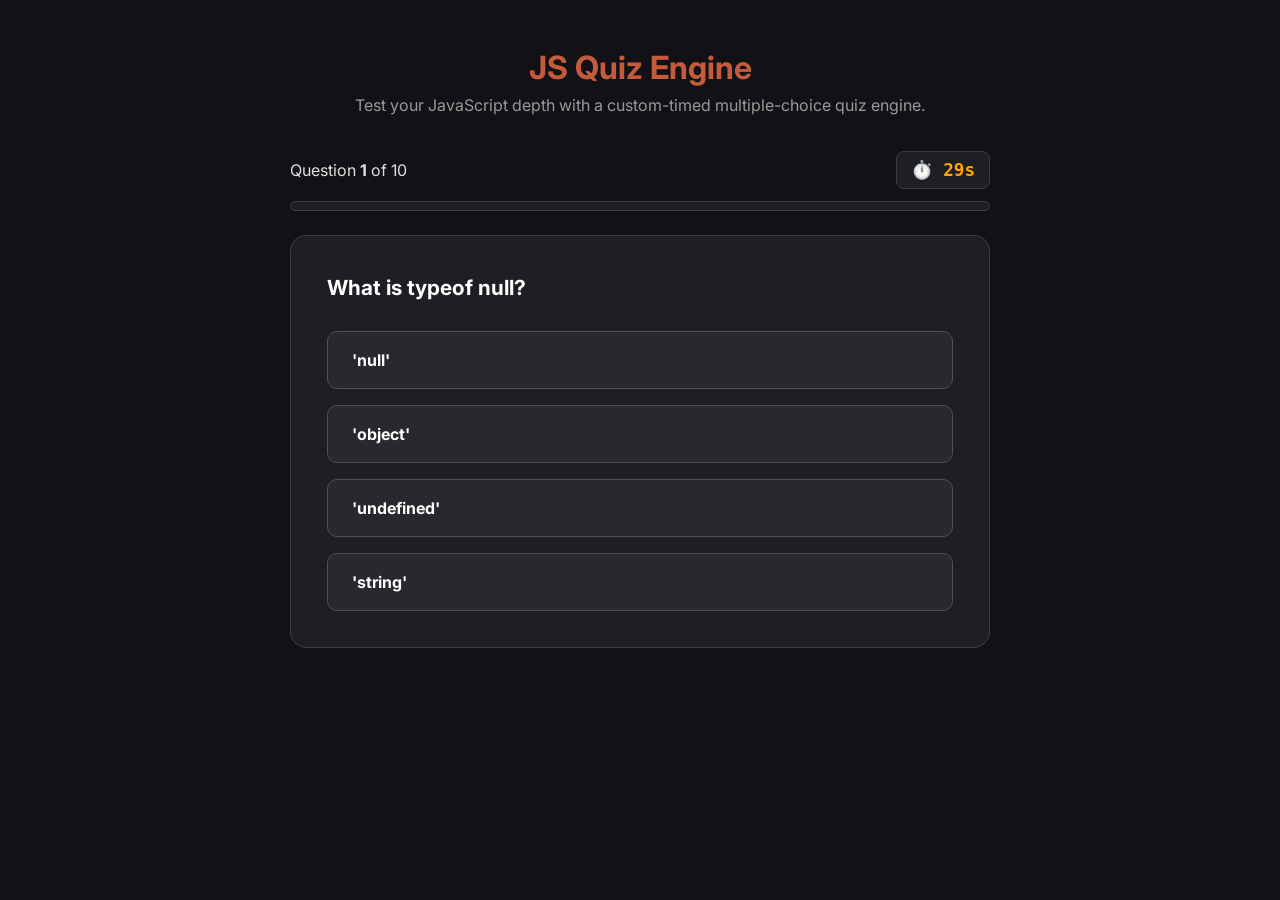
<file: index.html>
<!DOCTYPE html>
<html lang="en">
<head>
    <meta charset="UTF-8">
    <meta name="viewport" content="width=device-width, initial-scale=1.0">
    <title>JS Quiz Engine</title>
    <link href="https://fonts.googleapis.com/css2?family=Inter:wght@400;600;700&display=swap" rel="stylesheet">
    <link rel="stylesheet" href="style.css">
</head>
<body>

    <!-- Quiz Container -->
    <div class="quiz-container" id="quiz-container">
        <div class="view-header">
            <h2 class="view-title">JS Quiz Engine</h2>
            <p class="view-desc">Test your JavaScript depth with a custom-timed multiple-choice quiz engine.</p>
        </div>

        <div id="quiz-workspace"></div>
    </div>

    <!-- JavaScript -->
    <script src="script.js"></script>

</body>
</html>
</file>
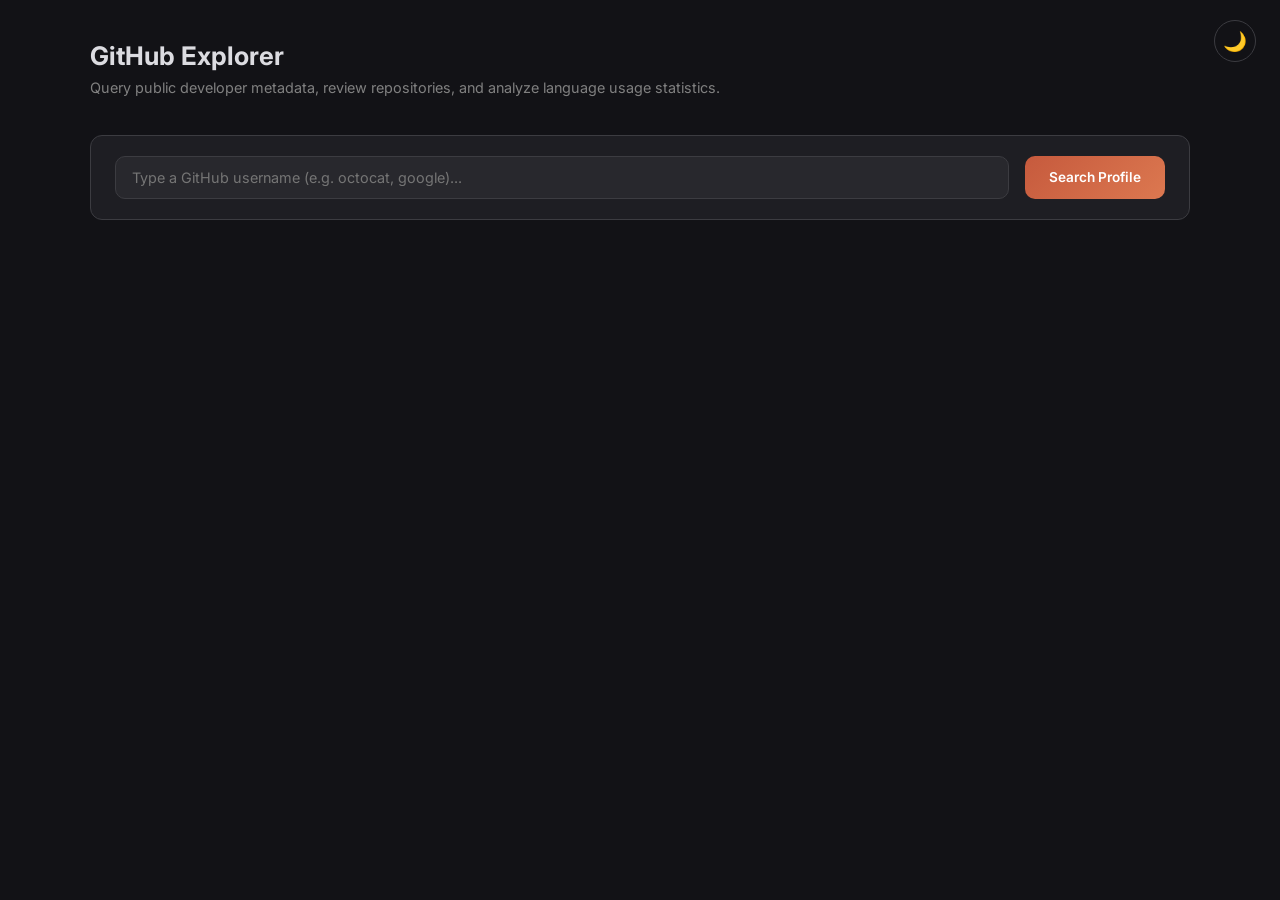
<file: github-explorer/index.html>
<!DOCTYPE html>
<html lang="en">
<head>
  <meta charset="UTF-8">
  <meta name="viewport" content="width=device-width, initial-scale=1.0">
  <meta name="description" content="GitHub Explorer - Query public developer metadata, review repositories, and analyze language usage statistics.">
  <title>GitHub Explorer</title>
  <link rel="preconnect" href="https://fonts.googleapis.com">
  <link rel="preconnect" href="https://fonts.gstatic.com" crossorigin>
  <link href="https://fonts.googleapis.com/css2?family=Inter:wght@400;600;700&display=swap" rel="stylesheet">
  <link rel="stylesheet" href="styles.css">
</head>
<body class="dark">

  <!-- Theme Toggle -->
  <button class="theme-toggle" id="theme-toggle" title="Toggle theme">🌙</button>

  <div class="page-wrapper">
    <div class="github-container" id="github-section">
      <div class="view-header">
        <h1 class="view-title">GitHub Explorer</h1>
        <p class="view-desc">Query public developer metadata, review repositories, and analyze language usage statistics.</p>
      </div>

      <div class="github-search-card card">
        <input type="text" id="git-search-input" class="form-input" placeholder="Type a GitHub username (e.g. octocat, google)...">
        <button id="git-search-btn" class="btn btn-primary">Search Profile</button>
      </div>

      <div id="git-status-banner"></div>
      <div id="git-workspace-area"></div>
    </div>
  </div>

</body>
</html>
</file>
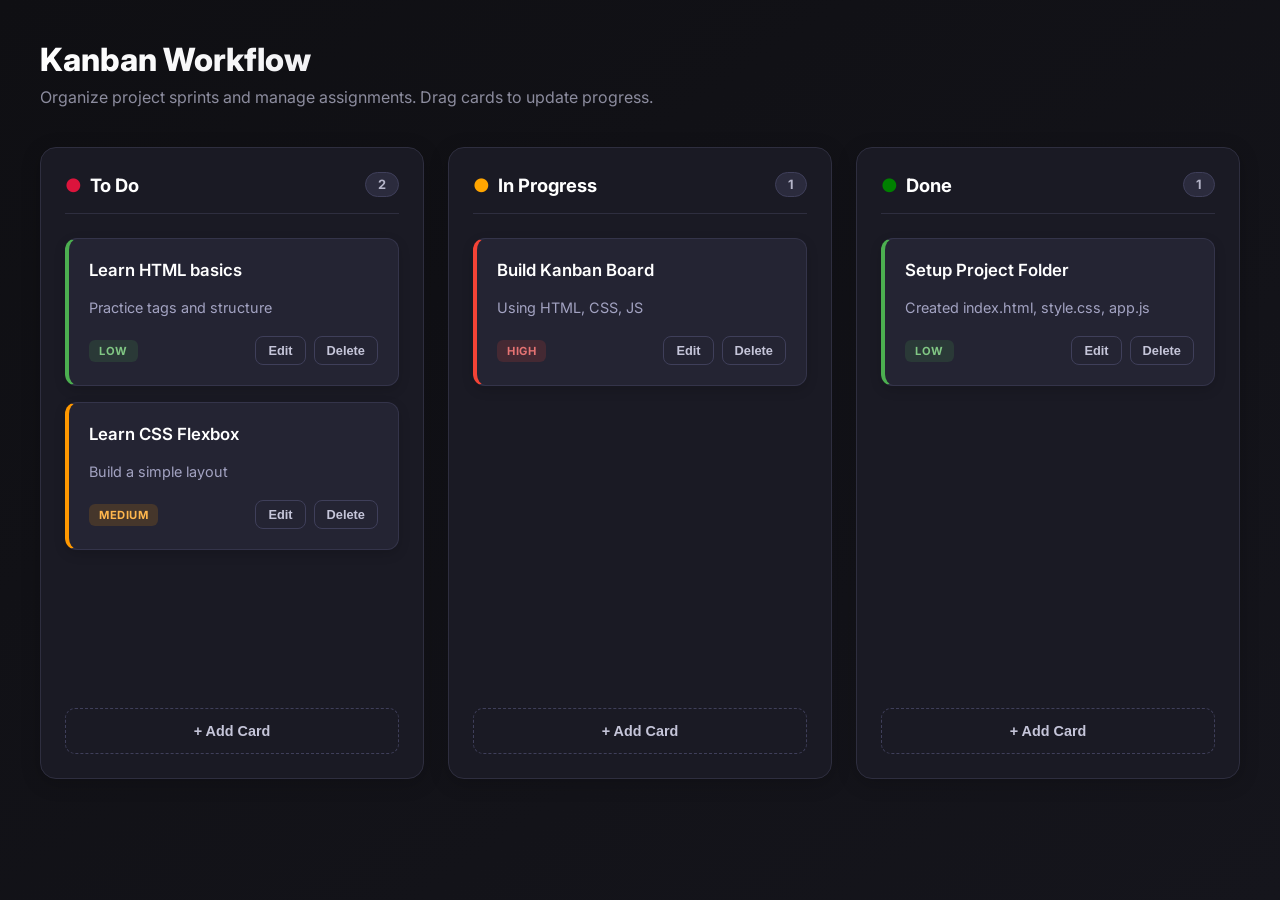
<file: kanban/index.html>
<!DOCTYPE html>
<html lang="en">
<head>
  <meta charset="UTF-8">
  <meta name="viewport" content="width=device-width, initial-scale=1.0">
  <title>Kanban Board</title>
  <link href="https://fonts.googleapis.com/css2?family=Inter:wght@400;500;600;700;800&display=swap" rel="stylesheet">
  <link rel="stylesheet" href="style.css">
</head>
<body>
  <div class="kanban-container">
    <div class="view-header">
      <h2 class="view-title">Kanban Workflow</h2>
      <p class="view-desc">Organize project sprints and manage assignments. Drag cards to update progress.</p>
    </div>

    <div class="kanban-board">
      <div class="kanban-column" data-column="todo" id="col-todo">
        <div class="kanban-column-header">
          <span class="kanban-column-title">
            <span style="color: crimson;">●</span> To Do
          </span>
          <span class="kanban-column-count" id="count-todo">0</span>
        </div>
        <div class="cards-list" id="cards-todo"></div>
        <button class="add-btn" data-column="todo">+ Add Card</button>
      </div>

      <div class="kanban-column" data-column="inProgress" id="col-inProgress">
        <div class="kanban-column-header">
          <span class="kanban-column-title">
            <span style="color: orange;">●</span> In Progress
          </span>
          <span class="kanban-column-count" id="count-inProgress">0</span>
        </div>
        <div class="cards-list" id="cards-inProgress"></div>
        <button class="add-btn" data-column="inProgress">+ Add Card</button>
      </div>

      <div class="kanban-column" data-column="done" id="col-done">
        <div class="kanban-column-header">
          <span class="kanban-column-title">
            <span style="color: green;">●</span> Done
          </span>
          <span class="kanban-column-count" id="count-done">0</span>
        </div>
        <div class="cards-list" id="cards-done"></div>
        <button class="add-btn" data-column="done">+ Add Card</button>
      </div>
    </div>
  </div>

  <!-- Modal Overlay -->
  <div id="modalOverlay" class="modal-overlay">
    <div class="modal">
      <h3 id="modalTitle" class="modal-title">Add Card</h3>
      
      <div class="form-group">
        <label for="cardTitleInput" class="form-label">Title</label>
        <input type="text" id="cardTitleInput" class="form-input" placeholder="Enter task title...">
      </div>
      
      <div class="form-group">
        <label for="cardDescInput" class="form-label">Description</label>
        <textarea id="cardDescInput" class="form-textarea" placeholder="Enter task description..." rows="3"></textarea>
      </div>
      
      <div class="form-group">
        <label for="cardPriorityInput" class="form-label">Priority</label>
        <select id="cardPriorityInput" class="form-select">
          <option value="low">Low</option>
          <option value="medium">Medium</option>
          <option value="high">High</option>
        </select>
      </div>
      
      <div id="errorText" class="error-text"></div>
      
      <div class="modal-actions">
        <button id="cancelCardBtn" class="btn btn-secondary">Cancel</button>
        <button id="saveCardBtn" class="btn btn-primary">Save</button>
      </div>
    </div>
  </div>

  <script src="app.js"></script>
</body>
</html>
</file>
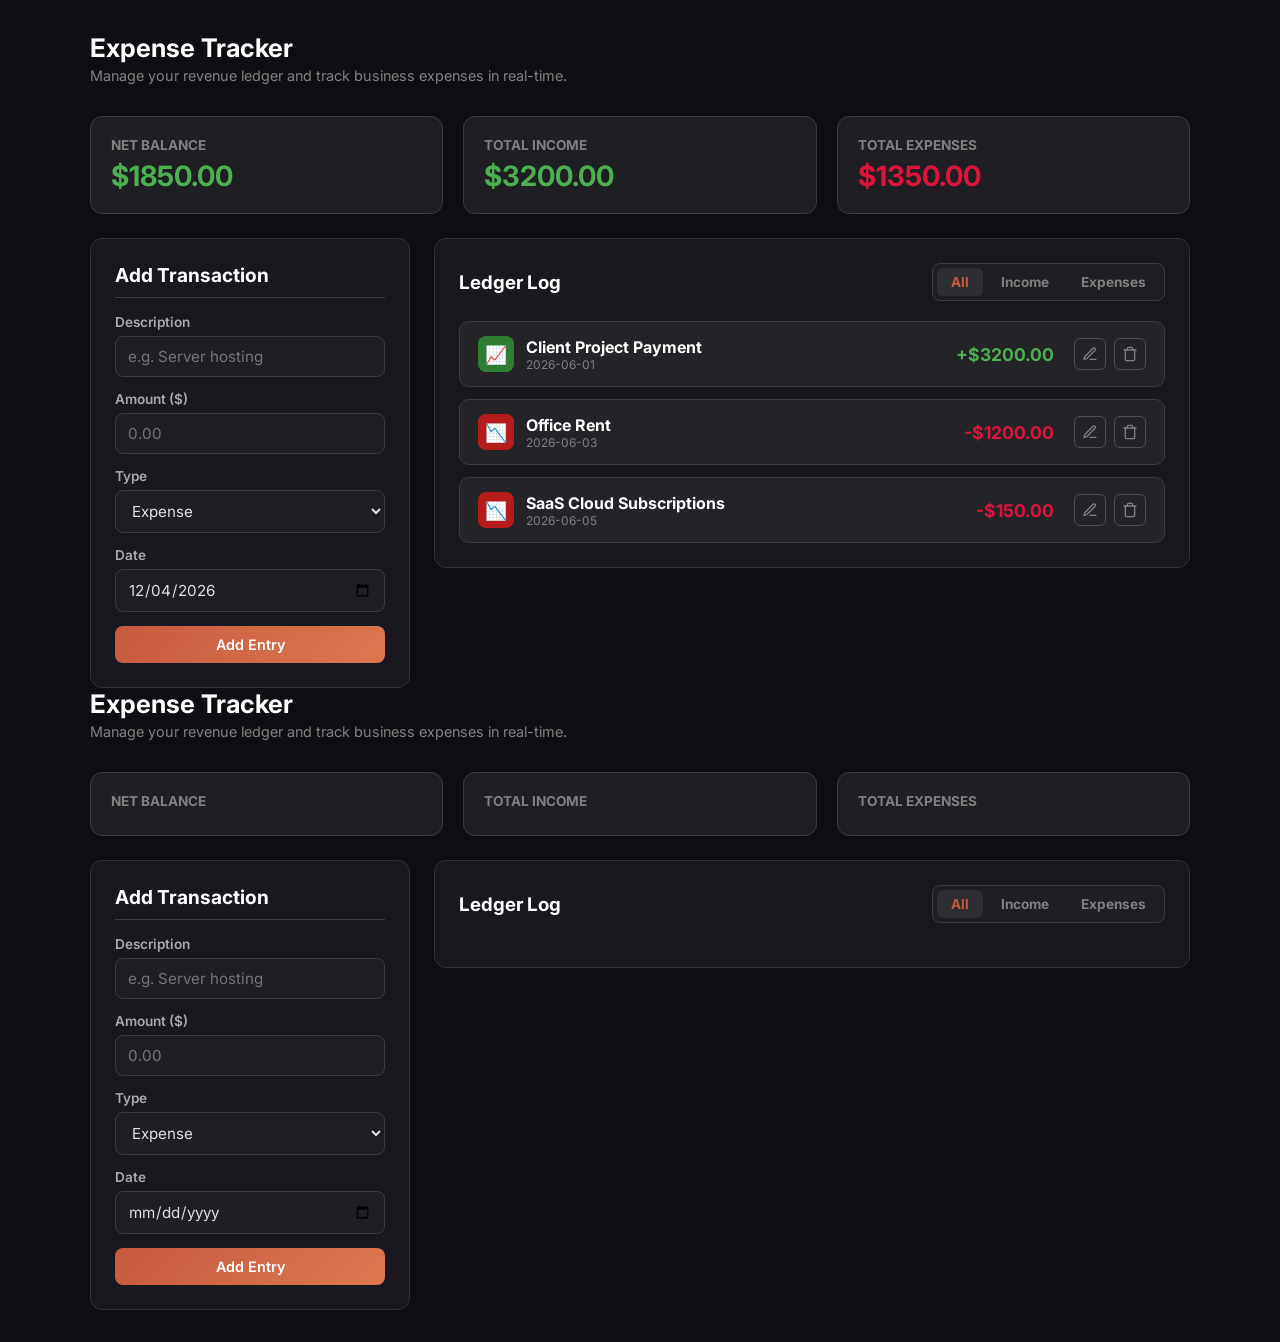
<file: expense_tracker.html>
<!DOCTYPE html>
<html lang="en">
<head>
  <meta charset="UTF-8">
  <meta name="viewport" content="width=device-width, initial-scale=1.0">
  <title>Expense Tracker - Vijay</title>
  <meta name="description" content="Manage your revenue ledger and track business expenses in real-time.">
  <link href="https://fonts.googleapis.com/css2?family=Inter:wght@400;600;700&display=swap" rel="stylesheet">
  <link rel="stylesheet" href="expense_tracker.css">
</head>
<body>
  <div class="expense-container">
    <div class="view-header">
      <h2 class="view-title">Expense Tracker</h2>
      <p class="view-desc">Manage your revenue ledger and track business expenses in real-time.</p>
    </div>

    <div class="expense-summary-row">
      <div class="summary-card">
        <span class="summary-label">Net Balance</span>
        <span id="exp-total-balance" class="summary-val"></span>
      </div>
      <div class="summary-card">
        <span class="summary-label">Total Income</span>
        <span id="exp-total-income" class="summary-val positive"></span>
      </div>
      <div class="summary-card">
        <span class="summary-label">Total Expenses</span>
        <span id="exp-total-expense" class="summary-val negative"></span>
      </div>
    </div>

    <div class="expense-workspace">
      <div class="expense-form-card card">
        <h3 id="form-heading" class="expense-form-title">Add Transaction</h3>
        <form id="expense-form" novalidate>
          <div class="form-group">
            <label for="exp-desc" class="form-label">Description</label>
            <input type="text" id="exp-desc" class="form-input" placeholder="e.g. Server hosting">
            <span id="exp-error-desc" class="form-error">Description is required.</span>
          </div>
          <div class="form-group">
            <label for="exp-amount" class="form-label">Amount ($)</label>
            <input type="number" id="exp-amount" class="form-input" placeholder="0.00" step="0.01">
            <span id="exp-error-amount" class="form-error">Provide a valid amount (> 0).</span>
          </div>
          <div class="form-group">
            <label for="exp-type" class="form-label">Type</label>
            <select id="exp-type" class="form-select">
              <option value="expense">Expense</option>
              <option value="income">Income</option>
            </select>
          </div>
          <div class="form-group">
            <label for="exp-date" class="form-label">Date</label>
            <input type="date" id="exp-date" class="form-input">
            <span id="exp-error-date" class="form-error">Select a valid date.</span>
          </div>
          <div style="display: flex; gap: 8px;">
            <button type="submit" id="exp-submit-btn" class="btn btn-primary" style="flex: 1;">Add Entry</button>
            <button type="button" id="exp-cancel-btn" class="btn btn-secondary" style="display: none;">Cancel</button>
          </div>
        </form>
      </div>

      <div class="ledger-card card">
        <div class="ledger-header">
          <h3>Ledger Log</h3>
          <div class="filter-tabs" id="ledger-filters">
            <button class="filter-tab active" data-filter="all">All</button>
            <button class="filter-tab" data-filter="income">Income</button>
            <button class="filter-tab" data-filter="expense">Expenses</button>
          </div>
        </div>
        <div class="ledger-list" id="ledger-items"></div>
      </div>
    </div>
  </div>


  <!-- JAVASCRIPT CODE -->
  <script>
    let entries = [];
    let activeFilter = "all";
    let editId = null;

    let editSvg = '<svg xmlns="http://www.w3.org/2000/svg" width="16" height="16" fill="none" stroke="currentColor" stroke-width="2" stroke-linecap="round" stroke-linejoin="round" viewBox="0 0 24 24"><path d="M12 20h9M16.5 3.5a2.121 2.121 0 0 1 3 3L7 19l-4 1 1-4L16.5 3.5z"></path></svg>';
    let deleteSvg = '<svg xmlns="http://www.w3.org/2000/svg" width="16" height="16" fill="none" stroke="currentColor" stroke-width="2" stroke-linecap="round" stroke-linejoin="round" viewBox="0 0 24 24"><polyline points="3 6 5 6 21 6"></polyline><path d="M19 6v14a2 2 0 0 1-2 2H7a2 2 0 0 1-2-2V6m3 0V4a2 2 0 0 1 2-2h4a2 2 0 0 1 2 2v2"></path></svg>';

    // Initialize the app when DOM is ready
    document.addEventListener("DOMContentLoaded", function() {
      loadFromStorage();
      calculateTotals();
      showEntries();
      setupForm();
      setupFilters();
      setupDefaultDate();
    });

    function saveToStorage() {
      let json = JSON.stringify(entries);
      localStorage.setItem("stackone_expenses", json);
    }

    function loadFromStorage() {
      let saved = localStorage.getItem("stackone_expenses");
      if (saved !== null) {
        entries = JSON.parse(saved);
      } else {
        loadMockData();
      }
    }

    function loadMockData() {
      entries = [
        { id: 1, description: "Client Project Payment", amount: 3200, type: "income", date: "2026-06-01" },
        { id: 2, description: "Office Rent", amount: 1200, type: "expense", date: "2026-06-03" },
        { id: 3, description: "SaaS Cloud Subscriptions", amount: 150, type: "expense", date: "2026-06-05" }
      ];
      saveToStorage();
    }

    function calculateTotals() {
      let totalIncome = 0;
      let totalExpense = 0;
      entries.forEach(function(entry) {
        let val = parseFloat(entry.amount);
        if (entry.type === "income") {
          totalIncome = totalIncome + val;
        } else {
          totalExpense = totalExpense + val;
        }
      });
      updateTotalsDisplay(totalIncome, totalExpense);
    }

    function updateTotalsDisplay(totalIncome, totalExpense) {
      let balance = totalIncome - totalExpense;
      let balanceEl = document.querySelector("#exp-total-balance");
      setText(balanceEl, "$" + balance.toFixed(2));
      if (balanceEl !== null) {
        updateBalanceClass(balanceEl, balance);
      }
      setText(document.querySelector("#exp-total-income"), "$" + totalIncome.toFixed(2));
      setText(document.querySelector("#exp-total-expense"), "$" + totalExpense.toFixed(2));
    }

    function setText(element, value) {
      if (element !== null) {
        element.innerText = value;
      }
    }

    function updateBalanceClass(balanceEl, balance) {
      if (balance > 0) {
        balanceEl.className = "summary-val positive";
      } else if (balance < 0) {
        balanceEl.className = "summary-val negative";
      } else {
        balanceEl.className = "summary-val neutral";
      }
    }

    function showEntries() {
      let list = document.querySelector("#ledger-items");
      if (list === null) return;
      let filtered = getFiltered();
      if (filtered.length === 0) {
        list.innerHTML = '<div class="empty-state"><div class="empty-state-icon">💰</div><p>No transactions found.</p></div>';
        return;
      }
      list.innerHTML = "";
      let form = document.querySelector("#expense-form");
      filtered.forEach(function(entry) {
        list.appendChild(createEntryElement(entry, form));
      });
    }

    function getFiltered() {
      let filtered = [];
      entries.forEach(function(entry) {
        if (activeFilter === "all" || entry.type === activeFilter) {
          filtered.push(entry);
        }
      });
      return filtered;
    }

    function createEntryElement(entry, form) {
      let item = document.createElement("div");
      item.className = "ledger-item";
      item.appendChild(createEntryLeft(entry));
      item.appendChild(createEntryRight(entry, form));
      return item;
    }

    function createEntryLeft(entry) {
      let left = document.createElement("div");
      left.className = "ledger-item-left";
      let icon = document.createElement("div");
      icon.className = "ledger-item-icon " + entry.type;
      icon.innerText = entry.type === "income" ? "📈" : "📉";
      let info = document.createElement("div");
      info.className = "ledger-item-info";
      info.innerHTML = '<span class="ledger-item-desc">' + entry.description + '</span><span class="ledger-item-date">' + entry.date + '</span>';
      left.appendChild(icon);
      left.appendChild(info);
      return left;
    }

    function createEntryRight(entry, form) {
      let right = document.createElement("div");
      right.className = "ledger-item-right";
      let amount = document.createElement("span");
      amount.className = "ledger-item-amount " + entry.type;
      let sign = entry.type === "expense" ? "-" : "+";
      amount.innerText = sign + "$" + parseFloat(entry.amount).toFixed(2);
      let actions = createEntryActions(entry, form);
      right.appendChild(amount);
      right.appendChild(actions);
      return right;
    }

    function createEntryActions(entry, form) {
      let actions = document.createElement("div");
      actions.className = "ledger-item-actions";
      let editBtn = createBtn("edit", editSvg, function() {
        editEntry(entry.id);
      });
      let deleteBtn = createBtn("delete", deleteSvg, function() {
        deleteEntry(entry.id, form);
      });
      actions.appendChild(editBtn);
      actions.appendChild(deleteBtn);
      return actions;
    }

    function createBtn(className, svgHtml, clickHandler) {
      let btn = document.createElement("button");
      btn.className = "btn-icon " + className;
      btn.innerHTML = svgHtml;
      btn.addEventListener("click", clickHandler);
      return btn;
    }

    function setupForm() {
      let form = document.querySelector("#expense-form");
      let cancelBtn = document.querySelector("#exp-cancel-btn");
      form.addEventListener("submit", function(event) {
        event.preventDefault();
        handleSubmit(form);
      });
      cancelBtn.addEventListener("click", function() {
        resetForm(form);
      });
    }

    function handleSubmit(form) {
      clearErrors();
      if (isValid() === false) return;
      saveEntry();
      saveToStorage();
      calculateTotals();
      showEntries();
      resetForm(form);
    }

    function isValid() {
      let isDescValid = validateDesc();
      let isAmtValid = validateAmt();
      let isDateValid = validateDate();
      return isDescValid && isAmtValid && isDateValid;
    }

    function clearErrors() {
      let desc = document.querySelector("#exp-desc");
      let amt = document.querySelector("#exp-amount");
      let date = document.querySelector("#exp-date");
      desc.classList.remove("input-invalid");
      amt.classList.remove("input-invalid");
      date.classList.remove("input-invalid");
      document.querySelector("#exp-error-desc").style.display = "none";
      document.querySelector("#exp-error-amount").style.display = "none";
      document.querySelector("#exp-error-date").style.display = "none";
    }

    function validateDesc() {
      let desc = document.querySelector("#exp-desc");
      if (desc.value.trim() === "") {
        desc.classList.add("input-invalid");
        document.querySelector("#exp-error-desc").style.display = "block";
        return false;
      }
      return true;
    }

    function validateAmt() {
      let amt = document.querySelector("#exp-amount");
      let val = parseFloat(amt.value);
      if (isNaN(val) || val <= 0) {
        amt.classList.add("input-invalid");
        document.querySelector("#exp-error-amount").style.display = "block";
        return false;
      }
      return true;
    }

    function validateDate() {
      let date = document.querySelector("#exp-date");
      if (date.value === "") {
        date.classList.add("input-invalid");
        document.querySelector("#exp-error-date").style.display = "block";
        return false;
      }
      return true;
    }

    function saveEntry() {
      let desc = document.querySelector("#exp-desc").value.trim();
      let amt = parseFloat(document.querySelector("#exp-amount").value);
      let type = document.querySelector("#exp-type").value;
      let date = document.querySelector("#exp-date").value;
      if (editId !== null) {
        updateEntry(desc, amt, type, date);
      } else {
        entries.push({ id: Date.now(), description: desc, amount: amt, type: type, date: date });
      }
    }

    function updateEntry(desc, amt, type, date) {
      entries.forEach(function(entry) {
        if (entry.id === editId) {
          entry.description = desc;
          entry.amount = amt;
          entry.type = type;
          entry.date = date;
        }
      });
    }

    function editEntry(id) {
      editId = id;
      let found = null;
      entries.forEach(function(entry) {
        if (entry.id === id) found = entry;
      });
      if (found !== null) {
        populateForm(found);
      }
    }

    function populateForm(entry) {
      document.querySelector("#exp-desc").value = entry.description;
      document.querySelector("#exp-amount").value = entry.amount;
      document.querySelector("#exp-type").value = entry.type;
      document.querySelector("#exp-date").value = entry.date;
      document.querySelector("#exp-submit-btn").innerText = "Save Changes";
      document.querySelector("#exp-cancel-btn").style.display = "block";
      document.querySelector("#form-heading").innerText = "Edit Transaction";
    }

    function deleteEntry(id, form) {
      let updated = [];
      entries.forEach(function(entry) {
        if (entry.id !== id) updated.push(entry);
      });
      entries = updated;
      if (editId === id) resetForm(form);
      saveToStorage();
      calculateTotals();
      showEntries();
    }

    function resetForm(form) {
      form.reset();
      editId = null;
      document.querySelector("#exp-submit-btn").innerText = "Add Entry";
      document.querySelector("#exp-cancel-btn").style.display = "none";
      document.querySelector("#form-heading").innerText = "Add Transaction";
      setupDefaultDate();
    }

    function setupDefaultDate() {
      let dateInput = document.querySelector("#exp-date");
      if (dateInput !== null) {
        let today = new Date();
        let year = today.getFullYear();
        let month = today.getMonth() + 1;
        let day = today.getDate();
        if (month < 10) month = "0" + month;
        if (day < 10) day = "0" + day;
        dateInput.value = year + "-" + month + "-" + day;
      }
    }

    function setupFilters() {
      let filters = document.querySelector("#ledger-filters");
      if (filters === null) return;
      let tabs = filters.querySelectorAll(".filter-tab");
      tabs.forEach(function(tab) {
        tab.addEventListener("click", function() {
          activeFilter = tab.getAttribute("data-filter");
          clearTabs(filters);
          tab.classList.add("active");
          showEntries();
        });
      });
    }

    function clearTabs(filters) {
      let tabs = filters.querySelectorAll(".filter-tab");
      tabs.forEach(function(tab) {
        tab.classList.remove("active");
      });
    }
  </script>
</body>
</html>
  <!-- EXPENSE TRACKER HTML (Vijay) -->

  <div class="expense-container">
    <div class="view-header">
      <h2 class="view-title">Expense Tracker</h2>
      <p class="view-desc">Manage your revenue ledger and track business expenses in real-time.</p>
    </div>

    <div class="expense-summary-row">
      <div class="summary-card">
        <span class="summary-label">Net Balance</span>
        <span id="exp-total-balance" class="summary-val"></span>
      </div>
      <div class="summary-card">
        <span class="summary-label">Total Income</span>
        <span id="exp-total-income" class="summary-val positive"></span>
      </div>
      <div class="summary-card">
        <span class="summary-label">Total Expenses</span>
        <span id="exp-total-expense" class="summary-val negative"></span>
      </div>
    </div>

    <div class="expense-workspace">
      <div class="expense-form-card card">
        <h3 id="form-heading" class="expense-form-title">Add Transaction</h3>
        <form id="expense-form" novalidate>
          <div class="form-group">
            <label for="exp-desc" class="form-label">Description</label>
            <input type="text" id="exp-desc" class="form-input" placeholder="e.g. Server hosting">
            <span id="exp-error-desc" class="form-error">Description is required.</span>
          </div>
          <div class="form-group">
            <label for="exp-amount" class="form-label">Amount ($)</label>
            <input type="number" id="exp-amount" class="form-input" placeholder="0.00" step="0.01">
            <span id="exp-error-amount" class="form-error">Provide a valid amount (> 0).</span>
          </div>
          <div class="form-group">
            <label for="exp-type" class="form-label">Type</label>
            <select id="exp-type" class="form-select">
              <option value="expense">Expense</option>
              <option value="income">Income</option>
            </select>
          </div>
          <div class="form-group">
            <label for="exp-date" class="form-label">Date</label>
            <input type="date" id="exp-date" class="form-input">
            <span id="exp-error-date" class="form-error">Select a valid date.</span>
          </div>
          <div style="display: flex; gap: 8px;">
            <button type="submit" id="exp-submit-btn" class="btn btn-primary" style="flex: 1;">Add Entry</button>
            <button type="button" id="exp-cancel-btn" class="btn btn-secondary" style="display: none;">Cancel</button>
          </div>
        </form>
      </div>

      <div class="ledger-card card">
        <div class="ledger-header">
          <h3>Ledger Log</h3>
          <div class="filter-tabs" id="ledger-filters">
            <button class="filter-tab active" data-filter="all">All</button>
            <button class="filter-tab" data-filter="income">Income</button>
            <button class="filter-tab" data-filter="expense">Expenses</button>
          </div>
        </div>
        <div class="ledger-list" id="ledger-items"></div>
      </div>
    </div>
  </div>


  <script src="expense_tracker.js"></script>
</body>
</html>
</file>
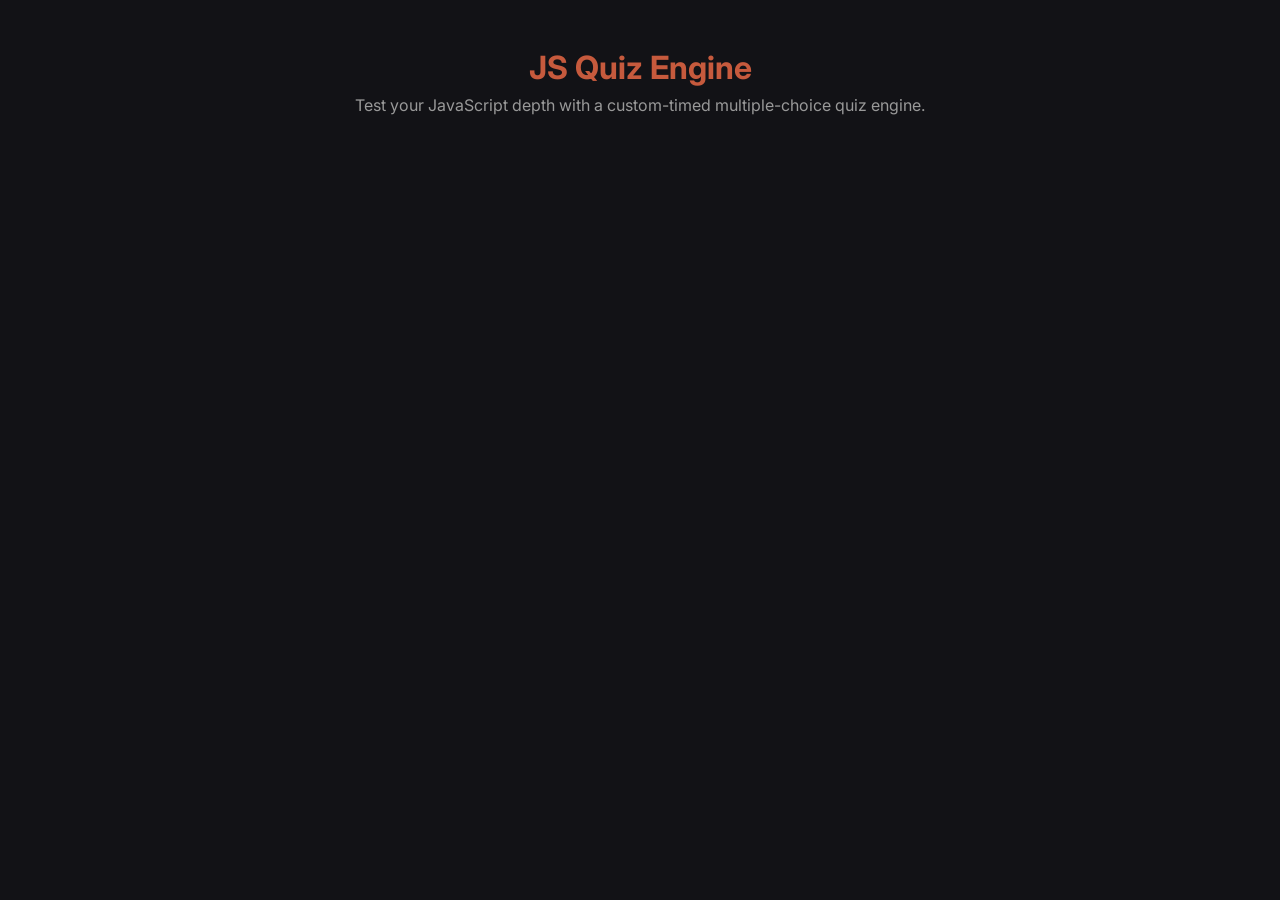
<file: project.html>
<!DOCTYPE html>
<html lang="en">
<head>
    <meta charset="UTF-8">
    <meta name="viewport" content="width=device-width, initial-scale=1.0">
    <title>JS Quiz Engine</title>
    <link href="https://fonts.googleapis.com/css2?family=Inter:wght@400;600;700&display=swap" rel="stylesheet">

    <style>
        /* Reset & Base Styles */
        *, *::before, *::after {
            box-sizing: border-box;
            margin: 0;
            padding: 0;
        }

        body {
            font-family: 'Inter', sans-serif;
            min-height: 100vh;
            display: flex;
            justify-content: center;
            align-items: flex-start;
            padding: 48px 20px;
            background-color: rgb(18, 18, 22);
            color: #e0e0e0;
        }

        .quiz-container {
            max-width: 700px;
            width: 100%;
            margin: 0 auto;
            display: flex;
            flex-direction: column;
            gap: 28px;
        }

        .view-header {
            text-align: center;
            margin-bottom: 8px;
        }

        .view-title {
            font-size: 2rem;
            font-weight: 700;
            color: rgb(198, 90, 61);
            margin-bottom: 8px;
        }

        .view-desc {
            font-size: 1rem;
            color: #999;
        }

        /* Quiz Header & Progress Bar */
        .quiz-header {
            display: flex;
            justify-content: space-between;
            align-items: center;
            margin-bottom: 12px;
        }

        .quiz-progress-bar-container {
            width: 100%;
            height: 10px;
            border-radius: 100px;
            overflow: hidden;
            border: 1px solid rgb(60, 60, 65);
            background-color: rgb(30, 30, 35);
        }

        .quiz-progress-bar {
            height: 100%;
            width: 0%;
            background-color: rgb(198, 90, 61);
            transition: width 0.4s ease;
        }

        /* Timer Styles */
        .quiz-timer {
            font-family: monospace;
            font-size: 1.1rem;
            font-weight: bold;
            color: orange;
            display: flex;
            align-items: center;
            gap: 6px;
            padding: 8px 14px;
            border-radius: 8px;
            border: 1px solid rgb(60, 60, 65);
            background-color: rgb(30, 30, 35);
            white-space: nowrap;
        }

        .quiz-timer.danger {
            color: crimson;
            border-color: crimson;
            animation: pulse 0.6s ease-in-out infinite alternate;
        }

        @keyframes pulse {
            from { opacity: 1; }
            to { opacity: 0.5; }
        }

        /* Question Card */
        .quiz-question-card {
            border: 1px solid rgb(60, 60, 65);
            border-radius: 16px;
            padding: 36px;
            background-color: rgb(30, 30, 35);
        }

        .question-text {
            font-size: 1.3rem;
            font-weight: bold;
            margin-bottom: 28px;
            line-height: 1.5;
            color: #fff;
        }

        /* Options */
        .quiz-options-list {
            display: flex;
            flex-direction: column;
            gap: 16px;
        }

        .quiz-option {
            width: 100%;
            text-align: left;
            padding: 18px 24px;
            font-size: 1rem;
            font-weight: bold;
            border: 1px solid rgb(80, 80, 80);
            border-radius: 10px;
            cursor: pointer;
            background-color: rgb(40, 40, 45);
            color: white;
            font-family: 'Inter', sans-serif;
            transition: border-color 0.2s, background-color 0.2s, transform 0.1s;
        }

        .quiz-option:hover:not(:disabled) {
            border-color: rgb(198, 90, 61);
            background-color: rgb(45, 45, 50);
            transform: translateY(-1px);
        }

        .quiz-option:disabled {
            cursor: not-allowed;
        }

        .quiz-option.correct {
            background-color: #2e7d32 !important;
            border-color: #2e7d32 !important;
            color: white !important;
        }

        .quiz-option.incorrect {
            background-color: crimson !important;
            border-color: crimson !important;
            color: white !important;
        }

        .quiz-option-status-icon {
            font-size: 1.2rem;
            float: right;
        }

        .quiz-actions {
            display: flex;
            justify-content: flex-end;
            margin-top: 18px;
        }

        /* Buttons */
        .btn {
            font-family: 'Inter', sans-serif;
            font-size: 1rem;
            font-weight: 600;
            padding: 12px 28px;
            border: none;
            border-radius: 10px;
            cursor: pointer;
            transition: background-color 0.2s, transform 0.1s;
        }

        .btn-primary {
            background-color: rgb(198, 90, 61);
            color: white;
        }

        .btn-primary:hover {
            background-color: rgb(218, 100, 68);
            transform: translateY(-1px);
        }

        /* Summary Card */
        .quiz-summary-card {
            border: 1px solid rgb(60, 60, 65);
            border-radius: 16px;
            padding: 54px 36px;
            text-align: center;
            display: flex;
            flex-direction: column;
            align-items: center;
            gap: 28px;
            background-color: rgb(30, 30, 35);
        }

        .quiz-summary-card h2 {
            color: #fff;
        }

        .quiz-summary-card h3 {
            color: #ccc;
        }

        .quiz-summary-score-badge {
            width: 120px;
            height: 120px;
            border-radius: 50%;
            color: rgb(198, 90, 61);
            font-size: 2.25rem;
            font-weight: bold;
            display: flex;
            align-items: center;
            justify-content: center;
            border: 4px solid rgb(198, 90, 61);
        }

        .quiz-summary-text {
            font-size: 1.15rem;
            max-width: 450px;
            line-height: 1.7;
            color: #aaa;
        }

        /* Explanation Box */
        .explanation-box {
            margin-top: 28px;
            padding-top: 24px;
            border-top: 1px solid rgb(60, 60, 65);
        }

        .explanation-status {
            font-size: 0.9rem;
            font-weight: bold;
            margin-bottom: 6px;
        }

        .explanation-status.correct {
            color: #4caf50;
        }

        .explanation-status.incorrect {
            color: crimson;
        }

        .explanation-text {
            font-size: 0.9rem;
            line-height: 1.6;
            color: #aaa;
        }
    </style>
</head>
<body>

    <!-- Quiz Container -->
    <div class="quiz-container" id="quiz-container">
        <div class="view-header">
            <h2 class="view-title">JS Quiz Engine</h2>
            <p class="view-desc">Test your JavaScript depth with a custom-timed multiple-choice quiz engine.</p>
        </div>

        <div id="quiz-workspace"></div>
    </div>
    <script src="quiz.js"></script>
    
</html>
</file>
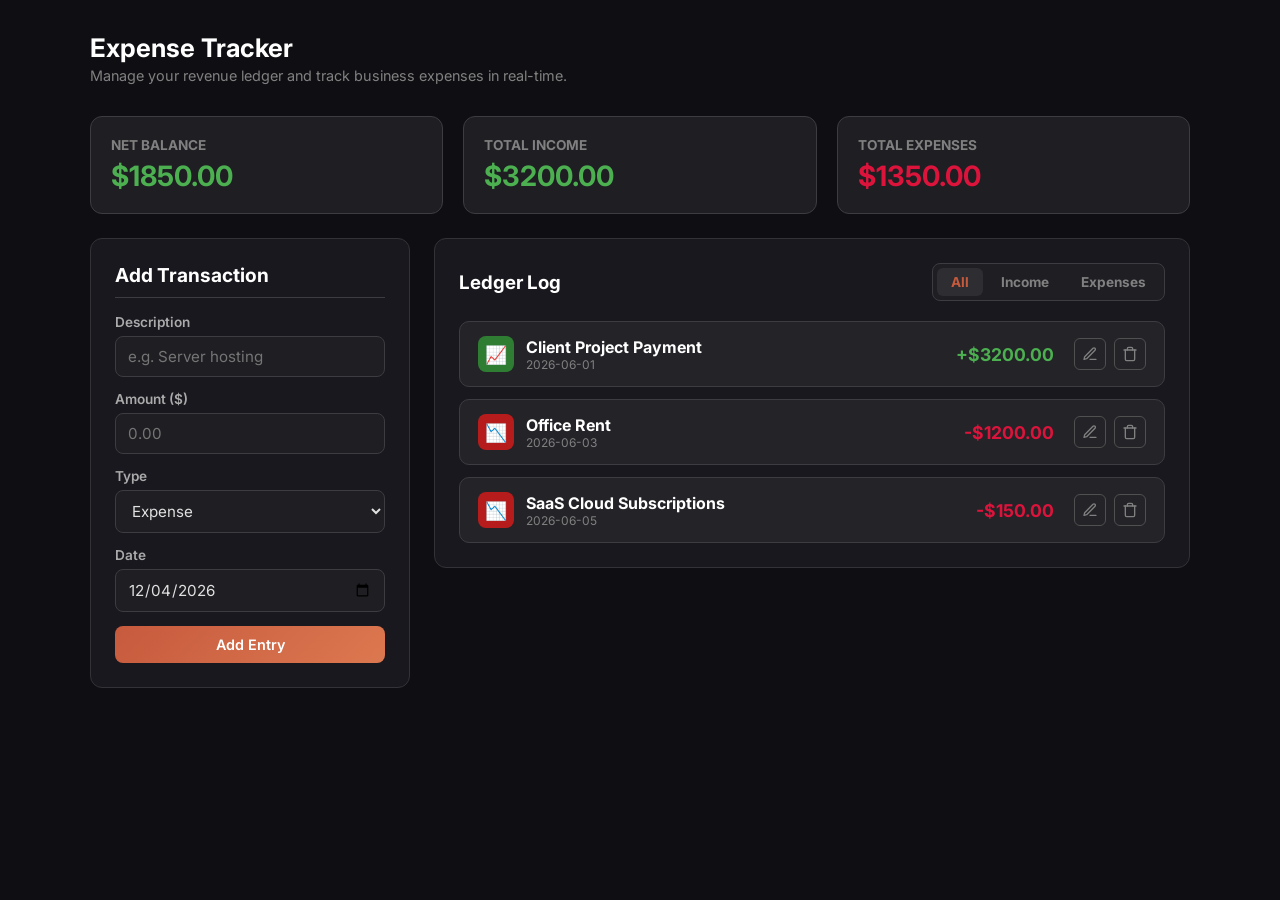
<file: expense_tracker/expense_tracker.html>
<!DOCTYPE html>
<html lang="en">
<head>
  <meta charset="UTF-8">
  <meta name="viewport" content="width=device-width, initial-scale=1.0">
  <title>Expense Tracker - Vijay</title>
  <meta name="description" content="Manage your revenue ledger and track business expenses in real-time.">
  <link href="https://fonts.googleapis.com/css2?family=Inter:wght@400;600;700&display=swap" rel="stylesheet">
  <link rel="stylesheet" href="expense_tracker.css">
</head>
<body>
  <!-- EXPENSE TRACKER HTML (Vijay) -->

  <div class="expense-container">
    <div class="view-header">
      <h2 class="view-title">Expense Tracker</h2>
      <p class="view-desc">Manage your revenue ledger and track business expenses in real-time.</p>
    </div>

    <div class="expense-summary-row">
      <div class="summary-card">
        <span class="summary-label">Net Balance</span>
        <span id="exp-total-balance" class="summary-val"></span>
      </div>
      <div class="summary-card">
        <span class="summary-label">Total Income</span>
        <span id="exp-total-income" class="summary-val positive"></span>
      </div>
      <div class="summary-card">
        <span class="summary-label">Total Expenses</span>
        <span id="exp-total-expense" class="summary-val negative"></span>
      </div>
    </div>

    <div class="expense-workspace">
      <div class="expense-form-card card">
        <h3 id="form-heading" class="expense-form-title">Add Transaction</h3>
        <form id="expense-form" novalidate>
          <div class="form-group">
            <label for="exp-desc" class="form-label">Description</label>
            <input type="text" id="exp-desc" class="form-input" placeholder="e.g. Server hosting">
            <span id="exp-error-desc" class="form-error">Description is required.</span>
          </div>
          <div class="form-group">
            <label for="exp-amount" class="form-label">Amount ($)</label>
            <input type="number" id="exp-amount" class="form-input" placeholder="0.00" step="0.01">
            <span id="exp-error-amount" class="form-error">Provide a valid amount (> 0).</span>
          </div>
          <div class="form-group">
            <label for="exp-type" class="form-label">Type</label>
            <select id="exp-type" class="form-select">
              <option value="expense">Expense</option>
              <option value="income">Income</option>
            </select>
          </div>
          <div class="form-group">
            <label for="exp-date" class="form-label">Date</label>
            <input type="date" id="exp-date" class="form-input">
            <span id="exp-error-date" class="form-error">Select a valid date.</span>
          </div>
          <div style="display: flex; gap: 8px;">
            <button type="submit" id="exp-submit-btn" class="btn btn-primary" style="flex: 1;">Add Entry</button>
            <button type="button" id="exp-cancel-btn" class="btn btn-secondary" style="display: none;">Cancel</button>
          </div>
        </form>
      </div>

      <div class="ledger-card card">
        <div class="ledger-header">
          <h3>Ledger Log</h3>
          <div class="filter-tabs" id="ledger-filters">
            <button class="filter-tab active" data-filter="all">All</button>
            <button class="filter-tab" data-filter="income">Income</button>
            <button class="filter-tab" data-filter="expense">Expenses</button>
          </div>
        </div>
        <div class="ledger-list" id="ledger-items"></div>
      </div>
    </div>
  </div>


  <script src="expense_tracker.js"></script>
</body>
</html>
</file>
<file: style.css>
/* Reset & Base Styles */
*, *::before, *::after {
    box-sizing: border-box;
    margin: 0;
    padding: 0;
}

body {
    font-family: 'Inter', sans-serif;
    min-height: 100vh;
    display: flex;
    justify-content: center;
    align-items: flex-start;
    padding: 48px 20px;
    background-color: rgb(18, 18, 22);
    color: #e0e0e0;
}

.quiz-container {
    max-width: 700px;
    width: 100%;
    margin: 0 auto;
    display: flex;
    flex-direction: column;
    gap: 28px;
}

.view-header {
    text-align: center;
    margin-bottom: 8px;
}

.view-title {
    font-size: 2rem;
    font-weight: 700;
    color: rgb(198, 90, 61);
    margin-bottom: 8px;
}

.view-desc {
    font-size: 1rem;
    color: #999;
}

/* Quiz Header & Progress Bar */
.quiz-header {
    display: flex;
    justify-content: space-between;
    align-items: center;
    margin-bottom: 12px;
}

.quiz-progress-bar-container {
    width: 100%;
    height: 10px;
    border-radius: 100px;
    overflow: hidden;
    border: 1px solid rgb(60, 60, 65);
    background-color: rgb(30, 30, 35);
}

.quiz-progress-bar {
    height: 100%;
    width: 0%;
    background-color: rgb(198, 90, 61);
    transition: width 0.4s ease;
}

/* Timer Styles */
.quiz-timer {
    font-family: monospace;
    font-size: 1.1rem;
    font-weight: bold;
    color: orange;
    display: flex;
    align-items: center;
    gap: 6px;
    padding: 8px 14px;
    border-radius: 8px;
    border: 1px solid rgb(60, 60, 65);
    background-color: rgb(30, 30, 35);
    white-space: nowrap;
}

.quiz-timer.danger {
    color: crimson;
    border-color: crimson;
    animation: pulse 0.6s ease-in-out infinite alternate;
}

@keyframes pulse {
    from { opacity: 1; }
    to { opacity: 0.5; }
}

/* Question Card */
.quiz-question-card {
    border: 1px solid rgb(60, 60, 65);
    border-radius: 16px;
    padding: 36px;
    background-color: rgb(30, 30, 35);
}

.question-text {
    font-size: 1.3rem;
    font-weight: bold;
    margin-bottom: 28px;
    line-height: 1.5;
    color: #fff;
}

/* Options */
.quiz-options-list {
    display: flex;
    flex-direction: column;
    gap: 16px;
}

.quiz-option {
    width: 100%;
    text-align: left;
    padding: 18px 24px;
    font-size: 1rem;
    font-weight: bold;
    border: 1px solid rgb(80, 80, 80);
    border-radius: 10px;
    cursor: pointer;
    background-color: rgb(40, 40, 45);
    color: white;
    font-family: 'Inter', sans-serif;
    transition: border-color 0.2s, background-color 0.2s, transform 0.1s;
}

.quiz-option:hover:not(:disabled) {
    border-color: rgb(198, 90, 61);
    background-color: rgb(45, 45, 50);
    transform: translateY(-1px);
}

.quiz-option:disabled {
    cursor: not-allowed;
}

.quiz-option.correct {
    background-color: #2e7d32 !important;
    border-color: #2e7d32 !important;
    color: white !important;
}

.quiz-option.incorrect {
    background-color: crimson !important;
    border-color: crimson !important;
    color: white !important;
}

.quiz-option-status-icon {
    font-size: 1.2rem;
    float: right;
}

.quiz-actions {
    display: flex;
    justify-content: flex-end;
    margin-top: 18px;
}

/* Buttons */
.btn {
    font-family: 'Inter', sans-serif;
    font-size: 1rem;
    font-weight: 600;
    padding: 12px 28px;
    border: none;
    border-radius: 10px;
    cursor: pointer;
    transition: background-color 0.2s, transform 0.1s;
}

.btn-primary {
    background-color: rgb(198, 90, 61);
    color: white;
}

.btn-primary:hover {
    background-color: rgb(218, 100, 68);
    transform: translateY(-1px);
}

/* Summary Card */
.quiz-summary-card {
    border: 1px solid rgb(60, 60, 65);
    border-radius: 16px;
    padding: 54px 36px;
    text-align: center;
    display: flex;
    flex-direction: column;
    align-items: center;
    gap: 28px;
    background-color: rgb(30, 30, 35);
}

.quiz-summary-card h2 {
    color: #fff;
}

.quiz-summary-card h3 {
    color: #ccc;
}

.quiz-summary-score-badge {
    width: 120px;
    height: 120px;
    border-radius: 50%;
    color: rgb(198, 90, 61);
    font-size: 2.25rem;
    font-weight: bold;
    display: flex;
    align-items: center;
    justify-content: center;
    border: 4px solid rgb(198, 90, 61);
}

.quiz-summary-text {
    font-size: 1.15rem;
    max-width: 450px;
    line-height: 1.7;
    color: #aaa;
}

/* Explanation Box */
.explanation-box {
    margin-top: 28px;
    padding-top: 24px;
    border-top: 1px solid rgb(60, 60, 65);
}

.explanation-status {
    font-size: 0.9rem;
    font-weight: bold;
    margin-bottom: 6px;
}

.explanation-status.correct {
    color: #4caf50;
}

.explanation-status.incorrect {
    color: crimson;
}

.explanation-text {
    font-size: 0.9rem;
    line-height: 1.6;
    color: #aaa;
}
</file>
<file: github-explorer/styles.css>
/* ===== Base / Reset ===== */
*, *::before, *::after {
  margin: 0;
  padding: 0;
  box-sizing: border-box;
}

body {
  font-family: 'Inter', sans-serif;
  min-height: 100vh;
  transition: background-color 0.3s ease, color 0.3s ease;
  padding: 40px 24px;
  display: flex;
  flex-direction: column;
  align-items: center;
}

body.dark {
  background-color: rgb(18, 18, 22);
  color: rgb(220, 220, 225);
}

body.light {
  background-color: rgb(245, 245, 248);
  color: rgb(30, 30, 35);
}

a {
  color: inherit;
  text-decoration: none;
}

/* ===== Layout Container ===== */
.page-wrapper {
  max-width: 1100px;
  width: 100%;
}

/* ===== View Header ===== */
.view-header {
  margin-bottom: 8px;
}

.view-title {
  font-size: 1.6rem;
  font-weight: 700;
  margin-bottom: 6px;
}

.view-desc {
  font-size: 0.9rem;
  color: gray;
  line-height: 1.5;
}

body.light .view-desc {
  color: dimgray;
}

/* ===== Theme Toggle ===== */
.theme-toggle {
  position: fixed;
  top: 20px;
  right: 24px;
  z-index: 100;
  background: none;
  border: 1px solid rgba(128,128,128,0.4);
  border-radius: 50%;
  width: 42px;
  height: 42px;
  font-size: 1.2rem;
  cursor: pointer;
  display: flex;
  align-items: center;
  justify-content: center;
  transition: background-color 0.2s, border-color 0.2s, transform 0.2s;
}

.theme-toggle:hover {
  transform: scale(1.1);
}

body.dark .theme-toggle {
  color: rgb(220, 220, 225);
  border-color: rgb(60, 60, 65);
}

body.light .theme-toggle {
  color: rgb(30, 30, 35);
  border-color: lightgray;
}

/* ===== Common UI Components ===== */
.card {
  border-radius: 12px;
  padding: 20px 24px;
  border: 1px solid rgba(128,128,128,0.3);
  transition: background-color 0.3s, border-color 0.3s;
}

body.dark .card {
  background-color: rgb(30, 30, 35);
  border-color: rgb(60, 60, 65);
}

body.light .card {
  background-color: white;
  border-color: rgb(220, 220, 225);
}

.form-input {
  font-family: 'Inter', sans-serif;
  font-size: 0.9rem;
  padding: 12px 16px;
  border-radius: 10px;
  border: 1px solid rgba(128,128,128,0.3);
  outline: none;
  transition: border-color 0.2s, background-color 0.3s, color 0.3s;
}

body.dark .form-input {
  background-color: rgb(40, 40, 45);
  border-color: rgb(60, 60, 65);
  color: rgb(220, 220, 225);
}

body.light .form-input {
  background-color: rgb(250, 250, 252);
  border-color: rgb(210, 210, 215);
  color: rgb(30, 30, 35);
}

.form-input:focus {
  border-color: rgb(198, 90, 61);
}

.btn {
  font-family: 'Inter', sans-serif;
  font-size: 0.85rem;
  font-weight: 600;
  padding: 12px 24px;
  border-radius: 10px;
  border: none;
  cursor: pointer;
  transition: background-color 0.2s, transform 0.15s;
  white-space: nowrap;
}

.btn:active {
  transform: scale(0.97);
}

.btn-primary {
  background: linear-gradient(135deg, rgb(198, 90, 61), rgb(220, 120, 80));
  color: white;
}

.btn-primary:hover {
  background: linear-gradient(135deg, rgb(180, 75, 50), rgb(200, 100, 65));
}

.filter-tab {
  font-family: 'Inter', sans-serif;
  font-size: 0.8rem;
  font-weight: 600;
  padding: 8px 16px;
  border-radius: 8px;
  border: 1px solid rgba(128,128,128,0.3);
  cursor: pointer;
  transition: all 0.2s;
}

body.dark .filter-tab {
  background-color: rgb(40, 40, 45);
  border-color: rgb(60, 60, 65);
  color: rgb(180, 180, 185);
}

body.light .filter-tab {
  background-color: rgb(240, 240, 243);
  border-color: rgb(210, 210, 215);
  color: rgb(80, 80, 85);
}

.filter-tab.active {
  background-color: rgb(198, 90, 61);
  border-color: rgb(198, 90, 61);
  color: white;
}

.filter-tab:hover:not(.active) {
  border-color: rgb(198, 90, 61);
  color: rgb(198, 90, 61);
}

/* ===== Spinner ===== */
.spinner-wrapper {
  display: flex;
  flex-direction: column;
  align-items: center;
  gap: 16px;
  padding: 60px 0;
  color: gray;
  font-size: 0.9rem;
}

.spinner {
  width: 36px;
  height: 36px;
  border: 3px solid rgba(128,128,128,0.2);
  border-top-color: rgb(198, 90, 61);
  border-radius: 50%;
  animation: spin 0.8s linear infinite;
}

@keyframes spin {
  to { transform: rotate(360deg); }
}

/* ===== Status Banner ===== */
.news-banner {
  display: flex;
  align-items: center;
  gap: 10px;
  padding: 12px 18px;
  border-radius: 10px;
  border: 1px solid;
  font-size: 0.85rem;
  font-weight: 600;
}

/* ===== Empty State ===== */
.empty-state {
  display: flex;
  flex-direction: column;
  align-items: center;
  gap: 12px;
  padding: 40px 0;
  color: gray;
}

.empty-state-icon {
  font-size: 2.5rem;
}

/* ===== GitHub Section Layout ===== */
.github-container {
  display: flex;
  flex-direction: column;
  gap: 28px;
}

.github-search-card {
  display: flex;
  gap: 16px;
}

.github-search-card .form-input {
  flex: 1;
}

.github-workspace {
  display: flex;
  gap: 28px;
  align-items: flex-start;
}

.github-profile-col {
  width: 300px;
  min-width: 300px;
  display: flex;
  flex-direction: column;
  gap: 28px;
}

/* ===== Profile Card ===== */
.github-profile-card {
  display: flex;
  flex-direction: column;
  align-items: center;
  text-align: center;
  gap: 20px;
  padding: 28px;
  border: 1px solid gray;
  border-radius: 12px;
}

body.dark .github-profile-card {
  background-color: rgb(30, 30, 35);
  border-color: rgb(60, 60, 65);
}

body.light .github-profile-card {
  background-color: white;
  border-color: lightgray;
}

.github-avatar {
  width: 120px;
  height: 120px;
  border-radius: 50%;
  border: 3px solid gray;
  transition: transform 0.3s ease;
}

.github-avatar:hover {
  transform: scale(1.05);
}

body.dark .github-avatar { border-color: rgb(80, 80, 80); }
body.light .github-avatar { border-color: lightgray; }

.github-profile-name {
  font-size: 1.25rem;
  font-weight: bold;
}

.github-profile-login {
  font-size: 0.9rem;
  color: rgb(198, 90, 61);
  margin-top: -10px;
  font-weight: bold;
}

.github-profile-bio {
  font-size: 0.85rem;
  color: gray;
  line-height: 1.5;
  margin: 10px 0;
}

body.light .github-profile-bio { color: dimgray; }

.github-stats-row {
  display: flex;
  justify-content: space-around;
  width: 100%;
  border-top: 1px solid gray;
  border-bottom: 1px solid gray;
  padding: 14px 0;
  margin: 10px 0;
}

body.dark .github-stats-row { border-color: rgb(60, 60, 65); }
body.light .github-stats-row { border-color: lightgray; }

.github-stat-col {
  display: flex;
  flex-direction: column;
  align-items: center;
}

.github-stat-val {
  font-weight: bold;
  font-size: 1.1rem;
}

.github-stat-lbl {
  font-size: 0.75rem;
  color: gray;
}

body.light .github-stat-lbl { color: dimgray; }

.github-details-list {
  display: flex;
  flex-direction: column;
  gap: 12px;
  width: 100%;
  text-align: left;
  font-size: 0.85rem;
  color: gray;
}

body.light .github-details-list { color: dimgray; }

.github-detail-item {
  display: flex;
  align-items: center;
  gap: 8px;
}

/* ===== Language Chart ===== */
.github-chart-card {
  border: 1px solid gray;
  border-radius: 12px;
  padding: 24px;
  width: 100%;
}

body.dark .github-chart-card {
  background-color: rgb(30, 30, 35);
  border-color: rgb(60, 60, 65);
}

body.light .github-chart-card {
  background-color: white;
  border-color: lightgray;
}

.chart-title {
  font-size: 0.95rem;
  font-weight: bold;
  margin-bottom: 16px;
  text-transform: uppercase;
}

.chart-bar-list {
  display: flex;
  flex-direction: column;
  gap: 16px;
}

.chart-bar-item {
  display: flex;
  flex-direction: column;
  gap: 6px;
}

.chart-bar-meta {
  display: flex;
  justify-content: space-between;
  font-size: 0.8rem;
  font-weight: bold;
}

.chart-bar-track {
  width: 100%;
  height: 10px;
  border-radius: 4px;
  overflow: hidden;
  border: 1px solid gray;
}

body.dark .chart-bar-track {
  background-color: rgb(40, 40, 45);
  border-color: rgb(60, 60, 65);
}

body.light .chart-bar-track {
  background-color: whitesmoke;
  border-color: lightgray;
}

.chart-bar-fill {
  height: 100%;
  border-radius: 4px;
  transition: width 0.6s ease;
}

/* ===== Language Color Dots ===== */
.lang-dot {
  width: 8px;
  height: 8px;
  border-radius: 50%;
  display: inline-block;
}

.lang-dot.javascript { background-color: gold; }
.lang-dot.typescript { background-color: steelblue; }
.lang-dot.html       { background-color: coral; }
.lang-dot.css        { background-color: purple; }
.lang-dot.java       { background-color: crimson; }
.lang-dot.python     { background-color: steelblue; }
.lang-dot.cpp        { background-color: crimson; }
.lang-dot.go         { background-color: steelblue; }

/* ===== Repository List ===== */
.github-repos-card {
  border: 1px solid gray;
  border-radius: 12px;
  padding: 28px;
  flex: 1;
}

body.dark .github-repos-card {
  background-color: rgb(30, 30, 35);
  border-color: rgb(60, 60, 65);
}

body.light .github-repos-card {
  background-color: white;
  border-color: lightgray;
}

.repos-header {
  display: flex;
  justify-content: space-between;
  align-items: center;
  margin-bottom: 24px;
  flex-wrap: wrap;
  gap: 12px;
}

.repos-sort-controls {
  display: flex;
  gap: 8px;
}

.repos-list {
  display: flex;
  flex-direction: column;
  gap: 16px;
}

.repo-item {
  padding: 18px;
  border: 1px solid gray;
  border-radius: 10px;
  display: flex;
  flex-direction: column;
  gap: 10px;
  transition: border-color 0.2s, transform 0.15s;
}

body.dark .repo-item {
  background-color: rgb(40, 40, 45);
  border-color: rgb(60, 60, 65);
}

body.light .repo-item {
  background-color: whitesmoke;
  border-color: lightgray;
}

.repo-item:hover {
  border-color: rgb(198, 90, 61);
  transform: translateY(-2px);
}

.repo-item-top {
  display: flex;
  justify-content: space-between;
  align-items: flex-start;
}

.repo-name {
  font-size: 1.05rem;
  font-weight: bold;
  color: rgb(198, 90, 61);
  text-decoration: none;
  transition: color 0.2s;
}

.repo-name:hover { color: rgb(224, 122, 92); }

.repo-desc {
  font-size: 0.85rem;
  color: gray;
  line-height: 1.5;
}

body.light .repo-desc { color: dimgray; }

.repo-footer {
  display: flex;
  gap: 20px;
  font-size: 0.75rem;
  color: gray;
  font-weight: bold;
}

body.light .repo-footer { color: dimgray; }

.repo-footer-item {
  display: flex;
  align-items: center;
  gap: 4px;
}

/* ===== Responsive Design ===== */
@media (max-width: 900px) {
  .github-workspace {
    flex-direction: column;
  }
  .github-profile-col {
    width: 100%;
    min-width: auto;
  }
}
</file>
<file: kanban/style.css>
* {
  box-sizing: border-box;
  margin: 0;
  padding: 0;
}

body {
  font-family: 'Inter', sans-serif;
  background: linear-gradient(145deg, #0f0f13, #15151c);
  color: #f1f1f1;
  min-height: 100vh;
  padding: 40px 20px;
}

.kanban-container {
  max-width: 1200px;
  margin: 0 auto;
  display: flex;
  flex-direction: column;
  gap: 32px;
}

.view-header {
  margin-bottom: 8px;
}

.view-title {
  font-size: 2rem;
  font-weight: 800;
  color: #ffffff;
  margin-bottom: 8px;
  background: linear-gradient(135deg, #ffffff, #c7c7d3);
  -webkit-background-clip: text;
  -webkit-text-fill-color: transparent;
}

.view-desc {
  font-size: 1rem;
  color: #8c8c9e;
}

/* Board Layout */
.kanban-board {
  display: flex;
  flex-wrap: wrap;
  gap: 24px;
  align-items: flex-start;
}

.kanban-column {
  background-color: #1a1a24;
  border: 1px solid #2e2e3f;
  border-radius: 16px;
  padding: 24px;
  display: flex;
  flex-direction: column;
  gap: 20px;
  min-height: 600px;
  flex: 1;
  min-width: 300px;
  box-shadow: 0 4px 20px rgba(0, 0, 0, 0.2);
}

.kanban-column-header {
  display: flex;
  justify-content: space-between;
  align-items: center;
  border-bottom: 1px solid #2e2e3f;
  padding-bottom: 16px;
  margin-bottom: 4px;
}

.kanban-column-title {
  font-size: 1.15rem;
  font-weight: 700;
  color: #ffffff;
  display: flex;
  align-items: center;
  gap: 8px;
}

.kanban-column-count {
  font-size: 0.8rem;
  font-weight: 700;
  background-color: #2b2b3d;
  border: 1px solid #3f3f5a;
  padding: 4px 12px;
  border-radius: 20px;
  color: #b5b5c9;
}

/* Cards List */
.cards-list {
  display: flex;
  flex-direction: column;
  gap: 16px;
  flex: 1;
  min-height: 450px;
  transition: background-color 0.2s ease, border-color 0.2s ease;
}

.cards-list.drag-over {
  background-color: rgba(255, 255, 255, 0.03);
  border: 2px dashed #c65a3d;
  border-radius: 12px;
}

/* Card Styling */
.card {
  background-color: #242433;
  border: 1px solid #34344a;
  border-radius: 12px;
  padding: 20px;
  cursor: grab;
  user-select: none;
  display: flex;
  flex-direction: column;
  gap: 14px;
  box-shadow: 0 4px 12px rgba(0, 0, 0, 0.15);
  transition: transform 0.2s ease, border-color 0.2s ease, box-shadow 0.2s ease;
}

.card:hover {
  border-color: #c65a3d;
  transform: translateY(-2px);
  box-shadow: 0 8px 24px rgba(198, 90, 61, 0.15);
}

.card:active {
  cursor: grabbing;
}

.card.dragging {
  opacity: 0.4;
  transform: scale(0.97);
}

.card h4 {
  font-size: 1.05rem;
  font-weight: 600;
  color: #ffffff;
  line-height: 1.4;
}

.card p {
  font-size: 0.9rem;
  color: #a3a3c2;
  line-height: 1.5;
}

.card-footer {
  display: flex;
  justify-content: space-between;
  align-items: center;
  margin-top: 4px;
}

.priority-tag {
  font-size: 0.7rem;
  font-weight: 700;
  padding: 4px 10px;
  border-radius: 6px;
  text-transform: uppercase;
  letter-spacing: 0.5px;
}

/* Priority Card Indicators */
.card.priority-low {
  border-left: 4px solid #4caf50;
}
.card.priority-low .priority-tag {
  background-color: rgba(76, 175, 80, 0.15);
  color: #81c784;
}

.card.priority-medium {
  border-left: 4px solid #ff9800;
}
.card.priority-medium .priority-tag {
  background-color: rgba(255, 152, 0, 0.15);
  color: #ffb74d;
}

.card.priority-high {
  border-left: 4px solid #f44336;
}
.card.priority-high .priority-tag {
  background-color: rgba(244, 67, 54, 0.15);
  color: #e57373;
}

/* Card Action Buttons */
.card-buttons {
  display: flex;
  gap: 8px;
}

.card-buttons button {
  background-color: transparent;
  border: 1px solid #3f3f5a;
  padding: 6px 12px;
  font-size: 0.8rem;
  font-weight: 600;
  border-radius: 8px;
  color: #c5c5d9;
  cursor: pointer;
  transition: all 0.2s ease;
}

.card-buttons button.edit-btn:hover {
  background-color: rgba(198, 90, 61, 0.15);
  border-color: #c65a3d;
  color: #ff9e80;
}

.card-buttons button.delete-btn:hover {
  background-color: rgba(244, 67, 54, 0.15);
  border-color: #f44336;
  color: #ff8a80;
}

/* Add Button */
.add-btn {
  width: 100%;
  border: 1px dashed #3f3f5a;
  border-radius: 10px;
  padding: 14px;
  font-weight: 700;
  font-size: 0.9rem;
  cursor: pointer;
  background-color: transparent;
  color: #c5c5d9;
  transition: all 0.2s ease;
}

.add-btn:hover {
  border-color: #c65a3d;
  color: #c65a3d;
  background-color: rgba(198, 90, 61, 0.05);
}

/* Modal Overlay & Dialog */
.modal-overlay {
  position: fixed;
  top: 0;
  left: 0;
  width: 100%;
  height: 100%;
  background-color: rgba(0, 0, 0, 0.6);
  backdrop-filter: blur(8px);
  display: flex;
  align-items: center;
  justify-content: center;
  z-index: 2000;
  opacity: 0;
  pointer-events: none;
  transition: opacity 0.3s ease;
}

.modal-overlay.show {
  opacity: 1;
  pointer-events: auto;
}

.modal {
  background-color: #1a1a24;
  border: 1px solid #2e2e3f;
  width: 90%;
  max-width: 500px;
  border-radius: 20px;
  padding: 32px;
  box-shadow: 0 20px 40px rgba(0, 0, 0, 0.4);
  transform: translateY(20px);
  transition: transform 0.3s ease;
}

.modal-overlay.show .modal {
  transform: translateY(0);
}

.modal-title {
  font-size: 1.4rem;
  font-weight: 800;
  color: #ffffff;
  margin-bottom: 24px;
}

/* Forms */
.form-group {
  margin-bottom: 20px;
}

.form-label {
  display: block;
  font-size: 0.85rem;
  font-weight: 700;
  color: #b5b5c9;
  margin-bottom: 8px;
}

.form-input, .form-textarea, .form-select {
  width: 100%;
  padding: 12px 16px;
  font-size: 0.95rem;
  border-radius: 10px;
  border: 1px solid #3f3f5a;
  background-color: #242433;
  color: #ffffff;
  outline: none;
  transition: border-color 0.2s ease;
}

.form-input:focus, .form-textarea:focus, .form-select:focus {
  border-color: #c65a3d;
}

.form-textarea {
  min-height: 100px;
  resize: vertical;
}

.error-text {
  font-size: 0.85rem;
  color: #f44336;
  margin-bottom: 16px;
}

.modal-actions {
  display: flex;
  justify-content: flex-end;
  gap: 12px;
  margin-top: 28px;
}

.btn {
  display: inline-flex;
  align-items: center;
  justify-content: center;
  padding: 12px 24px;
  font-size: 0.95rem;
  font-weight: 700;
  border-radius: 10px;
  border: none;
  cursor: pointer;
  transition: all 0.2s ease;
}

.btn-primary {
  background-color: #c65a3d;
  color: #ffffff;
  box-shadow: 0 4px 12px rgba(198, 90, 61, 0.25);
}

.btn-primary:hover {
  background-color: #e06c4e;
}

.btn-secondary {
  background-color: #2b2b3d;
  border: 1px solid #3f3f5a;
  color: #c5c5d9;
}

.btn-secondary:hover {
  background-color: #383852;
  color: #ffffff;
}

@media (max-width: 900px) {
  .kanban-board {
    flex-direction: column;
  }
  .kanban-column {
    width: 100%;
    min-width: auto;
  }
}
</file>
<file: expense_tracker.css>
/* ===== RESET & BASE ===== */
    *, *::before, *::after { box-sizing: border-box; margin: 0; padding: 0; }

    body {
      font-family: 'Inter', sans-serif;
      background-color: #0f0f13;
      color: #e0e0e0;
      min-height: 100vh;
      padding: 32px 24px;
    }

    /* ===== CARD BASE ===== */
    .card {
      background-color: rgb(24, 24, 30);
      border: 1px solid rgb(50, 50, 55);
      border-radius: 12px;
    }

    /* ===== FORM STYLES ===== */
    .form-group { margin-bottom: 14px; }
    .form-label {
      display: block;
      font-size: 0.85rem;
      font-weight: 600;
      color: #aaa;
      margin-bottom: 6px;
    }
    .form-input, .form-select {
      width: 100%;
      padding: 10px 12px;
      border: 1px solid rgb(60, 60, 65);
      border-radius: 8px;
      background-color: rgb(30, 30, 35);
      color: #e0e0e0;
      font-size: 0.95rem;
      font-family: inherit;
      outline: none;
      transition: border-color 0.2s;
    }
    .form-input:focus, .form-select:focus {
      border-color: rgb(198, 90, 61);
    }
    .form-input.input-invalid {
      border-color: crimson;
    }
    .form-error {
      display: none;
      color: crimson;
      font-size: 0.78rem;
      margin-top: 4px;
    }

    /* ===== BUTTONS ===== */
    .btn {
      padding: 10px 20px;
      border: none;
      border-radius: 8px;
      font-size: 0.9rem;
      font-weight: 600;
      cursor: pointer;
      font-family: inherit;
      transition: opacity 0.2s, transform 0.1s;
    }
    .btn:active { transform: scale(0.97); }
    .btn-primary {
      background: linear-gradient(135deg, rgb(198, 90, 61), rgb(220, 120, 80));
      color: white;
    }
    .btn-primary:hover { opacity: 0.9; }
    .btn-secondary {
      background-color: rgb(50, 50, 55);
      color: #ccc;
    }
    .btn-secondary:hover { background-color: rgb(65, 65, 70); }

    /* ===== EMPTY STATE ===== */
    .empty-state {
      text-align: center;
      padding: 40px 20px;
      color: gray;
    }
    .empty-state-icon { font-size: 2.5rem; margin-bottom: 10px; }

    /* ===== VIEW HEADER ===== */
    .view-header { margin-bottom: 8px; }
    .view-title { font-size: 1.6rem; font-weight: 700; color: #fff; }
    .view-desc { font-size: 0.9rem; color: gray; margin-top: 4px; }


    /* ===== EXPENSE TRACKER CSS ===== */

    .expense-container {
      display: flex;
      flex-direction: column;
      gap: 24px;
      max-width: 1100px;
      margin: 0 auto;
    }
    .expense-summary-row {
      display: flex;
      flex-wrap: wrap;
      gap: 20px;
    }
    .summary-card {
      border: 1px solid rgb(60, 60, 65);
      border-radius: 12px;
      padding: 20px;
      display: flex;
      flex-direction: column;
      gap: 6px;
      flex: 1;
      min-width: 200px;
      background-color: rgb(30, 30, 35);
      transition: border-color 0.2s;
    }
    .summary-card:hover { border-color: rgb(198, 90, 61); }
    .summary-label {
      font-size: 0.85rem;
      font-weight: bold;
      color: gray;
      text-transform: uppercase;
    }
    .summary-val { font-size: 1.75rem; font-weight: bold; }
    .summary-val.positive { color: #4caf50; }
    .summary-val.negative { color: crimson; }
    .summary-val.neutral { color: white; }

    .expense-workspace {
      display: flex;
      gap: 24px;
      align-items: flex-start;
    }
    .expense-form-card { padding: 24px; width: 320px; min-width: 320px; }
    .expense-form-title {
      font-size: 1.2rem;
      margin-bottom: 16px;
      border-bottom: 1px solid rgb(60, 60, 65);
      padding-bottom: 10px;
      color: #fff;
    }

    .ledger-card { padding: 24px; flex: 1; }
    .ledger-header {
      display: flex;
      justify-content: space-between;
      align-items: center;
      margin-bottom: 20px;
      flex-wrap: wrap;
      gap: 12px;
    }
    .ledger-header h3 { color: #fff; }
    .filter-tabs {
      display: flex;
      border: 1px solid rgb(60, 60, 65);
      border-radius: 8px;
      padding: 4px;
      gap: 4px;
      background-color: rgb(30, 30, 35);
    }
    .filter-tab {
      background: none;
      border: none;
      padding: 6px 14px;
      font-size: 0.85rem;
      font-weight: bold;
      color: gray;
      border-radius: 6px;
      cursor: pointer;
      font-family: inherit;
      transition: all 0.2s;
    }
    .filter-tab:hover { color: rgb(198, 90, 61); }
    .filter-tab.active { background-color: rgb(45, 45, 50); color: rgb(198, 90, 61); }

    .ledger-list { display: flex; flex-direction: column; gap: 12px; }
    .ledger-item {
      display: flex;
      align-items: center;
      justify-content: space-between;
      padding: 14px 18px;
      border: 1px solid rgb(60, 60, 65);
      border-radius: 10px;
      background-color: rgb(35, 35, 40);
      transition: border-color 0.2s;
    }
    .ledger-item:hover { border-color: rgb(198, 90, 61); }
    .ledger-item-left { display: flex; align-items: center; gap: 12px; }
    .ledger-item-icon {
      width: 36px;
      height: 36px;
      border-radius: 8px;
      display: flex;
      align-items: center;
      justify-content: center;
      font-size: 1.1rem;
    }
    .ledger-item-icon.income { background-color: #2e7d32; color: white; }
    .ledger-item-icon.expense { background-color: #b71c1c; color: white; }
    .ledger-item-info { display: flex; flex-direction: column; }
    .ledger-item-desc { font-weight: bold; color: white; }
    .ledger-item-date { font-size: 0.75rem; color: gray; }
    .ledger-item-right { display: flex; align-items: center; gap: 20px; }
    .ledger-item-amount { font-weight: bold; font-size: 1.1rem; }
    .ledger-item-amount.income { color: #4caf50; }
    .ledger-item-amount.expense { color: crimson; }
    .ledger-item-actions { display: flex; gap: 8px; }
    .btn-icon {
      background: none;
      border: 1px solid rgb(80, 80, 80);
      color: gray;
      width: 32px;
      height: 32px;
      border-radius: 6px;
      cursor: pointer;
      display: flex;
      align-items: center;
      justify-content: center;
      transition: all 0.2s;
    }
    .btn-icon:hover { border-color: rgb(198, 90, 61); color: rgb(198, 90, 61); }
    .btn-icon.delete:hover { border-color: crimson; color: crimson; }

    @media (max-width: 900px) {
      .expense-workspace { flex-direction: column; }
      .expense-form-card { width: 100%; min-width: auto; }
    }
</file>
<file: expense_tracker/expense_tracker.css>
/* ===== RESET & BASE ===== */
    *, *::before, *::after { box-sizing: border-box; margin: 0; padding: 0; }

    body {
      font-family: 'Inter', sans-serif;
      background-color: #0f0f13;
      color: #e0e0e0;
      min-height: 100vh;
      padding: 32px 24px;
    }

    /* ===== CARD BASE ===== */
    .card {
      background-color: rgb(24, 24, 30);
      border: 1px solid rgb(50, 50, 55);
      border-radius: 12px;
    }

    /* ===== FORM STYLES ===== */
    .form-group { margin-bottom: 14px; }
    .form-label {
      display: block;
      font-size: 0.85rem;
      font-weight: 600;
      color: #aaa;
      margin-bottom: 6px;
    }
    .form-input, .form-select {
      width: 100%;
      padding: 10px 12px;
      border: 1px solid rgb(60, 60, 65);
      border-radius: 8px;
      background-color: rgb(30, 30, 35);
      color: #e0e0e0;
      font-size: 0.95rem;
      font-family: inherit;
      outline: none;
      transition: border-color 0.2s;
    }
    .form-input:focus, .form-select:focus {
      border-color: rgb(198, 90, 61);
    }
    .form-input.input-invalid {
      border-color: crimson;
    }
    .form-error {
      display: none;
      color: crimson;
      font-size: 0.78rem;
      margin-top: 4px;
    }

    /* ===== BUTTONS ===== */
    .btn {
      padding: 10px 20px;
      border: none;
      border-radius: 8px;
      font-size: 0.9rem;
      font-weight: 600;
      cursor: pointer;
      font-family: inherit;
      transition: opacity 0.2s, transform 0.1s;
    }
    .btn:active { transform: scale(0.97); }
    .btn-primary {
      background: linear-gradient(135deg, rgb(198, 90, 61), rgb(220, 120, 80));
      color: white;
    }
    .btn-primary:hover { opacity: 0.9; }
    .btn-secondary {
      background-color: rgb(50, 50, 55);
      color: #ccc;
    }
    .btn-secondary:hover { background-color: rgb(65, 65, 70); }

    /* ===== EMPTY STATE ===== */
    .empty-state {
      text-align: center;
      padding: 40px 20px;
      color: gray;
    }
    .empty-state-icon { font-size: 2.5rem; margin-bottom: 10px; }

    /* ===== VIEW HEADER ===== */
    .view-header { margin-bottom: 8px; }
    .view-title { font-size: 1.6rem; font-weight: 700; color: #fff; }
    .view-desc { font-size: 0.9rem; color: gray; margin-top: 4px; }


    /* ===== EXPENSE TRACKER CSS ===== */

    .expense-container {
      display: flex;
      flex-direction: column;
      gap: 24px;
      max-width: 1100px;
      margin: 0 auto;
    }
    .expense-summary-row {
      display: flex;
      flex-wrap: wrap;
      gap: 20px;
    }
    .summary-card {
      border: 1px solid rgb(60, 60, 65);
      border-radius: 12px;
      padding: 20px;
      display: flex;
      flex-direction: column;
      gap: 6px;
      flex: 1;
      min-width: 200px;
      background-color: rgb(30, 30, 35);
      transition: border-color 0.2s;
    }
    .summary-card:hover { border-color: rgb(198, 90, 61); }
    .summary-label {
      font-size: 0.85rem;
      font-weight: bold;
      color: gray;
      text-transform: uppercase;
    }
    .summary-val { font-size: 1.75rem; font-weight: bold; }
    .summary-val.positive { color: #4caf50; }
    .summary-val.negative { color: crimson; }
    .summary-val.neutral { color: white; }

    .expense-workspace {
      display: flex;
      gap: 24px;
      align-items: flex-start;
    }
    .expense-form-card { padding: 24px; width: 320px; min-width: 320px; }
    .expense-form-title {
      font-size: 1.2rem;
      margin-bottom: 16px;
      border-bottom: 1px solid rgb(60, 60, 65);
      padding-bottom: 10px;
      color: #fff;
    }

    .ledger-card { padding: 24px; flex: 1; }
    .ledger-header {
      display: flex;
      justify-content: space-between;
      align-items: center;
      margin-bottom: 20px;
      flex-wrap: wrap;
      gap: 12px;
    }
    .ledger-header h3 { color: #fff; }
    .filter-tabs {
      display: flex;
      border: 1px solid rgb(60, 60, 65);
      border-radius: 8px;
      padding: 4px;
      gap: 4px;
      background-color: rgb(30, 30, 35);
    }
    .filter-tab {
      background: none;
      border: none;
      padding: 6px 14px;
      font-size: 0.85rem;
      font-weight: bold;
      color: gray;
      border-radius: 6px;
      cursor: pointer;
      font-family: inherit;
      transition: all 0.2s;
    }
    .filter-tab:hover { color: rgb(198, 90, 61); }
    .filter-tab.active { background-color: rgb(45, 45, 50); color: rgb(198, 90, 61); }

    .ledger-list { display: flex; flex-direction: column; gap: 12px; }
    .ledger-item {
      display: flex;
      align-items: center;
      justify-content: space-between;
      padding: 14px 18px;
      border: 1px solid rgb(60, 60, 65);
      border-radius: 10px;
      background-color: rgb(35, 35, 40);
      transition: border-color 0.2s;
    }
    .ledger-item:hover { border-color: rgb(198, 90, 61); }
    .ledger-item-left { display: flex; align-items: center; gap: 12px; }
    .ledger-item-icon {
      width: 36px;
      height: 36px;
      border-radius: 8px;
      display: flex;
      align-items: center;
      justify-content: center;
      font-size: 1.1rem;
    }
    .ledger-item-icon.income { background-color: #2e7d32; color: white; }
    .ledger-item-icon.expense { background-color: #b71c1c; color: white; }
    .ledger-item-info { display: flex; flex-direction: column; }
    .ledger-item-desc { font-weight: bold; color: white; }
    .ledger-item-date { font-size: 0.75rem; color: gray; }
    .ledger-item-right { display: flex; align-items: center; gap: 20px; }
    .ledger-item-amount { font-weight: bold; font-size: 1.1rem; }
    .ledger-item-amount.income { color: #4caf50; }
    .ledger-item-amount.expense { color: crimson; }
    .ledger-item-actions { display: flex; gap: 8px; }
    .btn-icon {
      background: none;
      border: 1px solid rgb(80, 80, 80);
      color: gray;
      width: 32px;
      height: 32px;
      border-radius: 6px;
      cursor: pointer;
      display: flex;
      align-items: center;
      justify-content: center;
      transition: all 0.2s;
    }
    .btn-icon:hover { border-color: rgb(198, 90, 61); color: rgb(198, 90, 61); }
    .btn-icon.delete:hover { border-color: crimson; color: crimson; }

    @media (max-width: 900px) {
      .expense-workspace { flex-direction: column; }
      .expense-form-card { width: 100%; min-width: auto; }
    }
</file>
